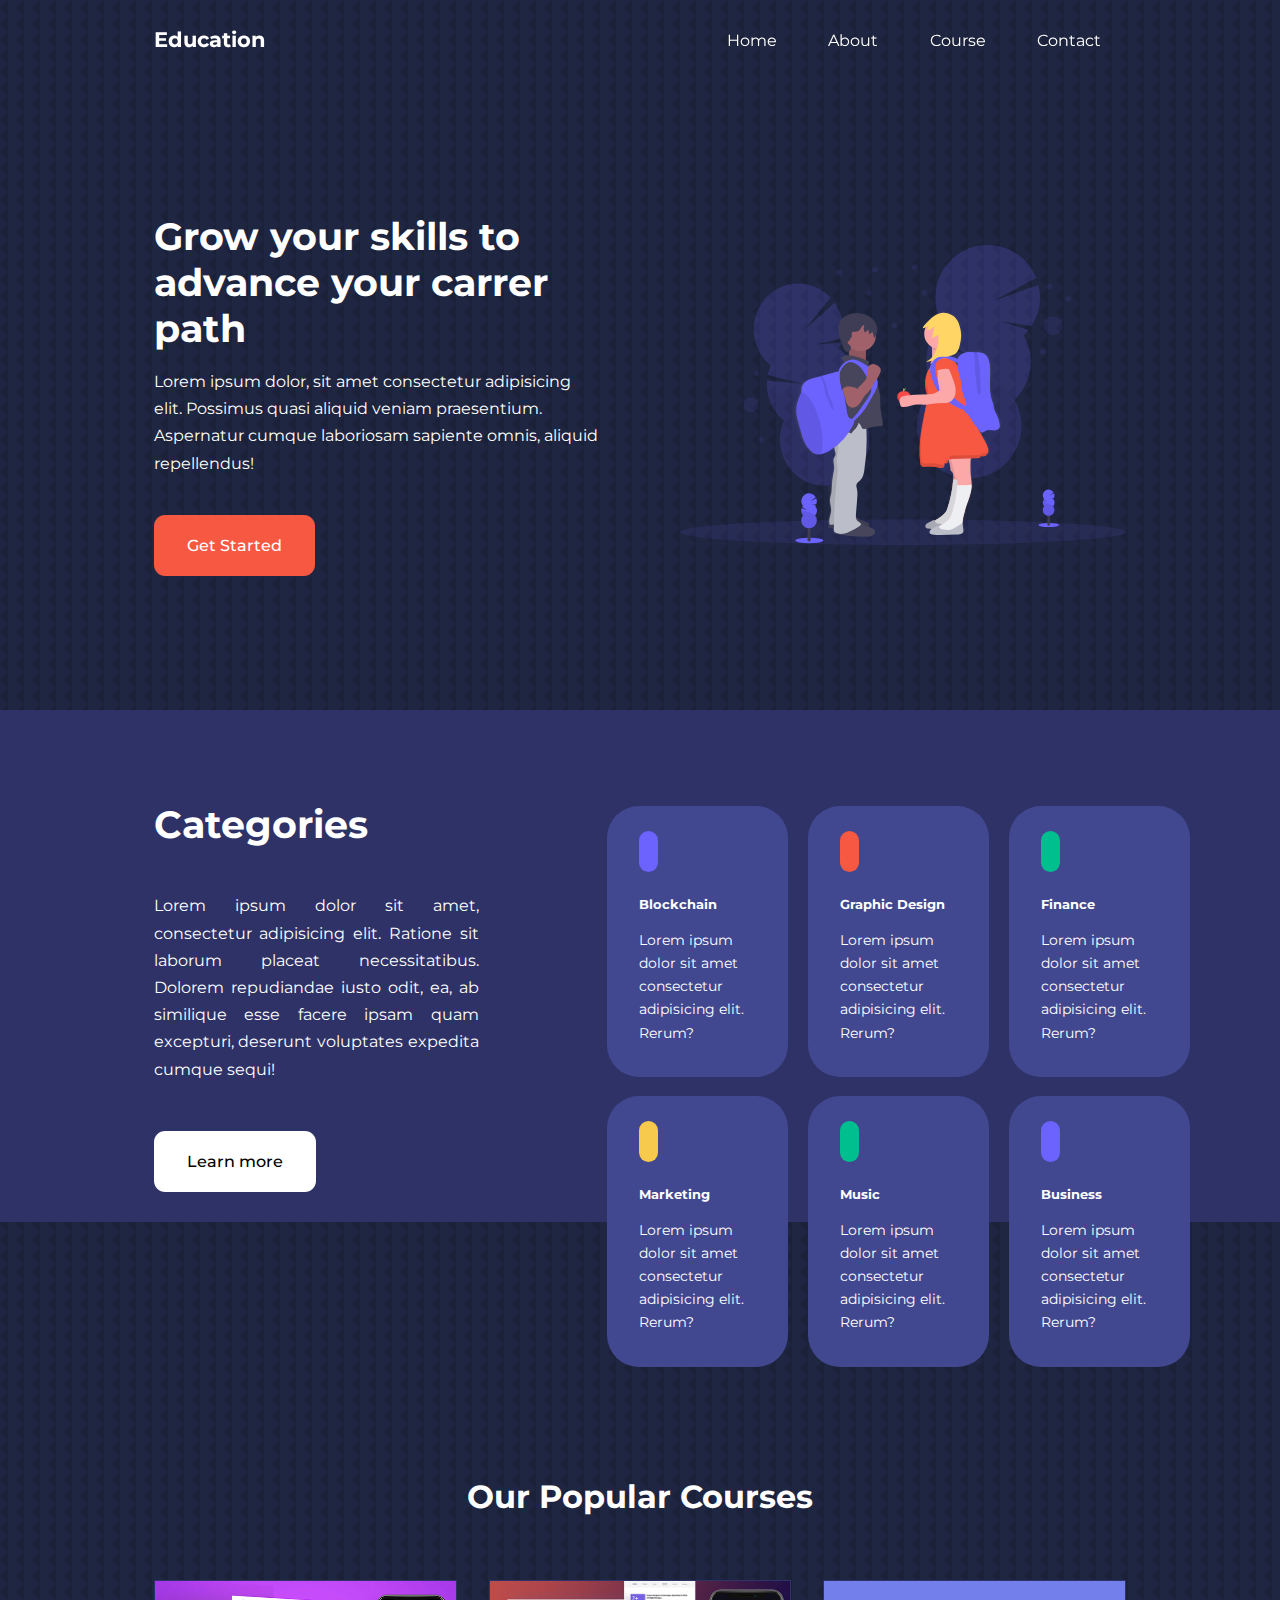
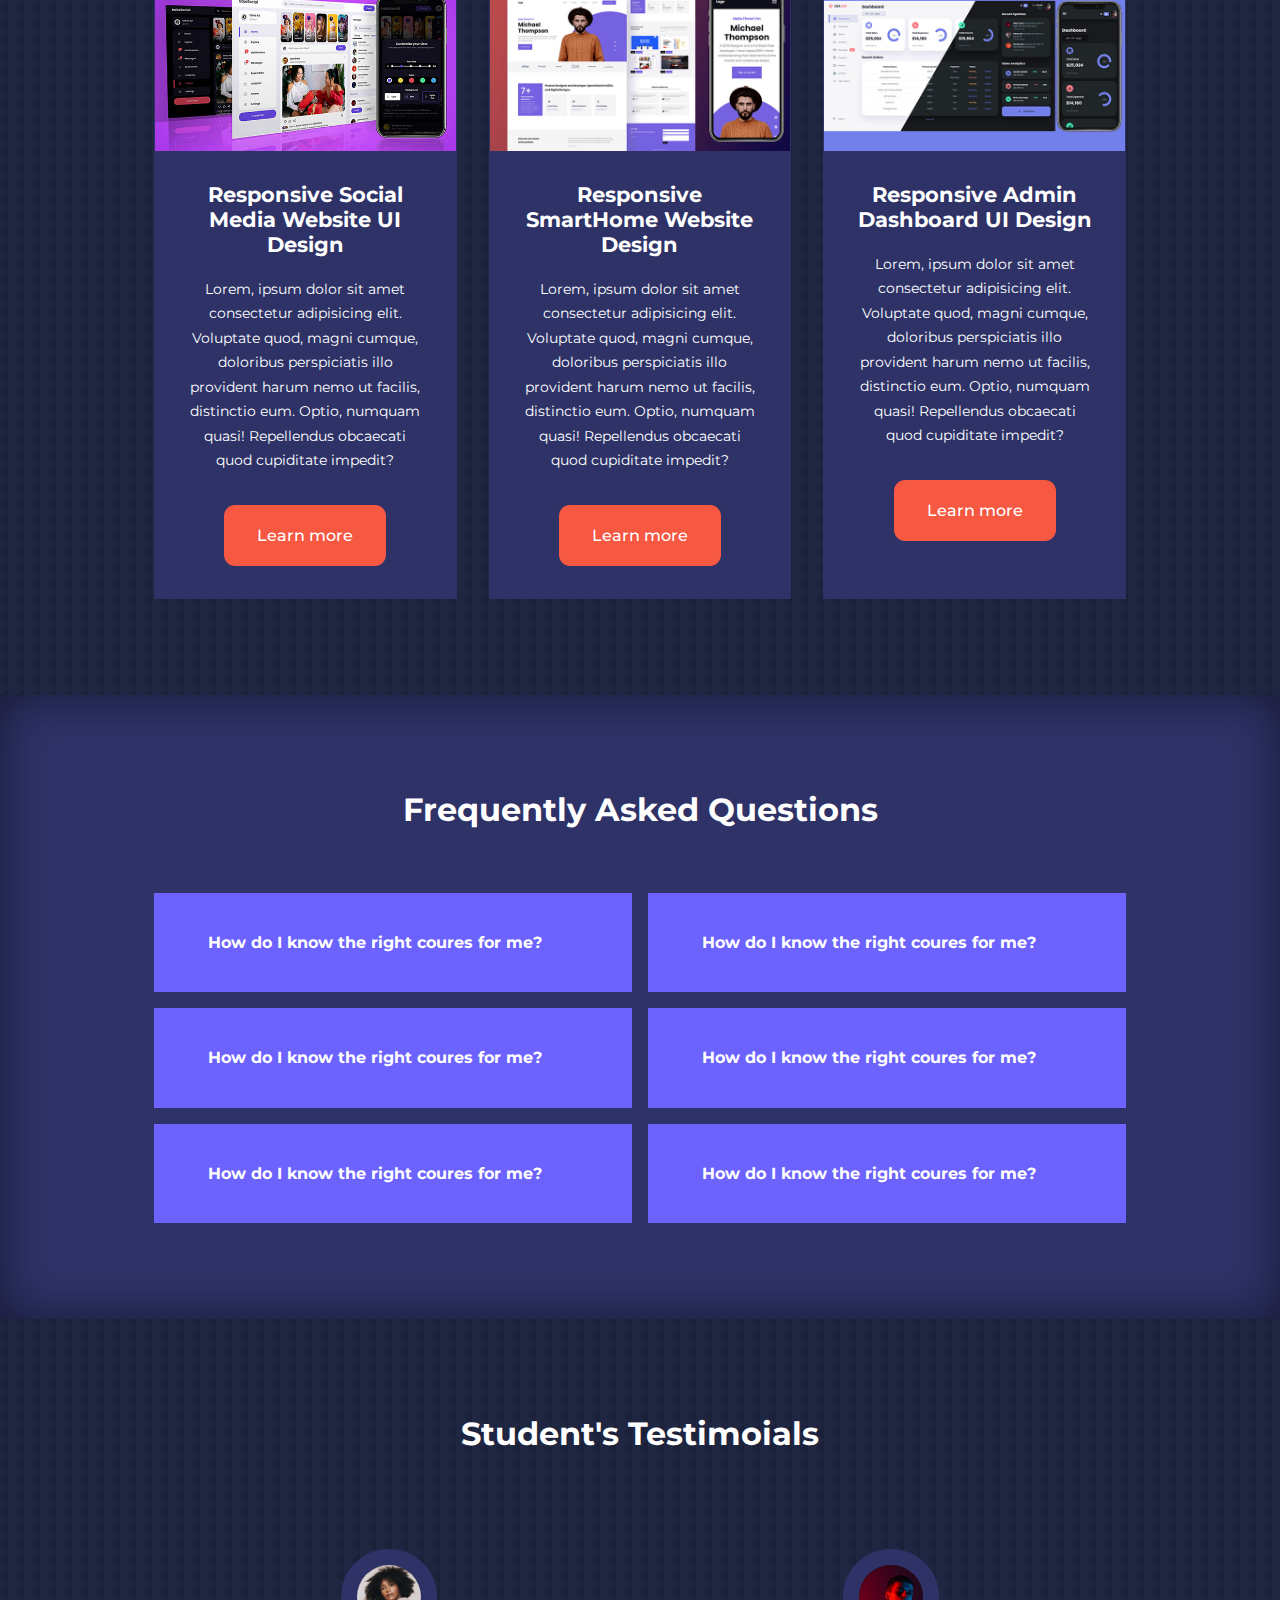
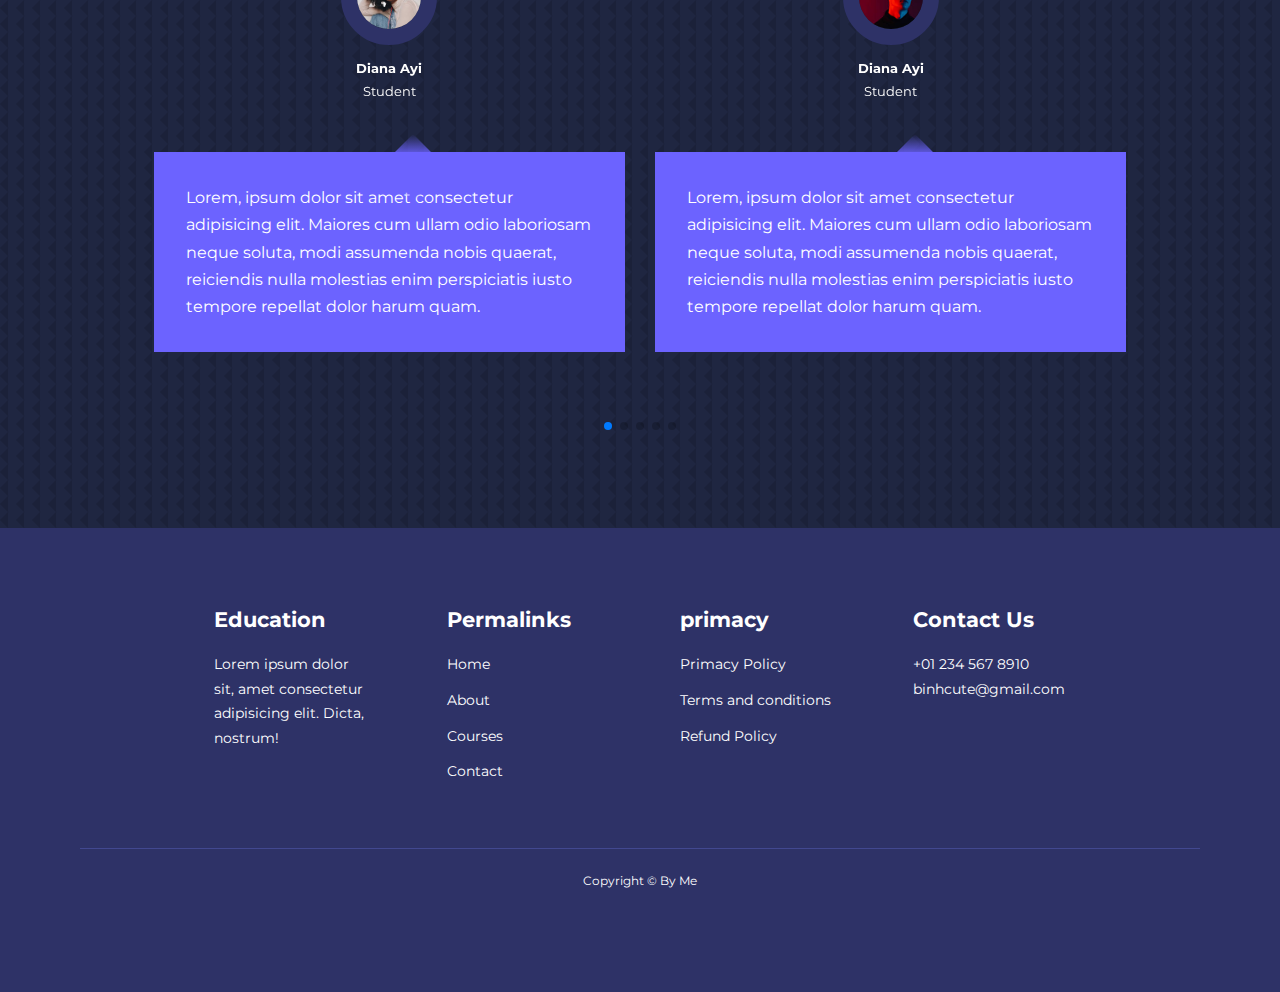
<file: index.html>
<!DOCTYPE html>
<html lang="en">

<head>
    <meta charset="UTF-8">
    <meta http-equiv="X-UA-Compatible" content="IE=edge">
    <meta name="viewport" content="width=device-width, initial-scale=1.0">
    <title>Education</title><!-- Responsive Multipage  -->
    <link rel="stylesheet" href="./css/style.css">
    <!-- Link swiperJS -->
    <link rel="stylesheet" href="https://cdn.jsdelivr.net/npm/swiper@8/swiper-bundle.min.css" />
    <!-- Link Fonts Montserrat -->
    <link rel="preconnect" href="https://fonts.googleapis.com">
    <link rel="preconnect" href="https://fonts.gstatic.com" crossorigin>
    <link
        href="https://fonts.googleapis.com/css2?family=Montserrat:ital,wght@0,300;0,400;0,500;0,700;0,800;0,900;1,600&display=swap"
        rel="stylesheet">

    <!-- Link Iconsount CDN -->
    <link rel="stylesheet" href="https://unicons.iconscout.com/release/v2.1.6/css/unicons.css" />

    <style>
        body {
            background-image: url("images/bg-texture.png");
        }
    </style>
</head>

<body>
    <nav>
        <div class="container nav__container">
            <a href="index.html">
                <h4>Education</h4>
            </a>
            <ul class="nav__menu">
                <li><a href="index.html">Home</a></li>
                <li><a href="about.html">About</a></li>
                <li><a href="courses.html">Course</a></li>
                <li><a href="contact.html">Contact</a></li>
            </ul>
            <button id="open-menu-btn"><i class="uil uil-bars"></i></button>
            <button id="close-menu-btn"><i class="uil uil-multiply"></i></button>
        </div>
    </nav>







    <header>
        <div class="container header__container">
            <div class="header__left">
                <h1>Grow your skills to advance your carrer path</h1>
                <p>
                    Lorem ipsum dolor, sit amet consectetur adipisicing elit. Possimus quasi aliquid veniam praesentium.
                    Aspernatur cumque laboriosam sapiente omnis, aliquid repellendus!
                </p>
                <a href="courses.html" class="btn btn-primary">Get Started</a>
            </div>

            <div class="header__right">
                <div class="header__right-img">
                    <img src="./images/header.svg">
                </div>
            </div>
        </div>
    </header>



    <section class="categories">
        <div class="container categories__container">
            <div class="categories__left">
                <h1>Categories</h1>
                <p>
                    Lorem ipsum dolor sit amet, consectetur adipisicing elit. Ratione sit laborum placeat
                    necessitatibus. Dolorem repudiandae iusto odit, ea, ab similique esse facere ipsam quam excepturi,
                    deserunt voluptates expedita cumque sequi!
                </p>
                <a href="#" class="btn">Learn more</a>
            </div>

            <div class="categories__right">
                <article class="category">
                    <span class="category__icon">
                        <i class="uil uil-bitcoin-circle"></i>
                    </span>
                    <h5>Blockchain</h5>
                    <p>Lorem ipsum dolor sit amet consectetur adipisicing elit. Rerum?</p>
                </article>

                <article class="category">
                    <span class="category__icon">
                        <i class="uil uil-palette"></i>
                    </span>
                    <h5>Graphic Design</h5>
                    <p>Lorem ipsum dolor sit amet consectetur adipisicing elit. Rerum?</p>
                </article>

                <article class="category">
                    <span class="category__icon">
                        <i class="uil uil-usd-circle"></i>
                    </span>
                    <h5>Finance</h5>
                    <p>Lorem ipsum dolor sit amet consectetur adipisicing elit. Rerum?</p>
                </article>

                <article class="category">
                    <span class="category__icon">
                        <i class="uil uil-megaphone"></i>
                    </span>
                    <h5>Marketing</h5>
                    <p>Lorem ipsum dolor sit amet consectetur adipisicing elit. Rerum?</p>
                </article>

                <article class="category">
                    <span class="category__icon">
                        <i class="uil uil-music"></i>
                    </span>
                    <h5>Music</h5>
                    <p>Lorem ipsum dolor sit amet consectetur adipisicing elit. Rerum?</p>
                </article>

                <article class="category">
                    <span class="category__icon">
                        <i class="uil uil-puzzle-piece"></i>
                    </span>
                    <h5>Business</h5>
                    <p>Lorem ipsum dolor sit amet consectetur adipisicing elit. Rerum?</p>
                </article>

            </div>
        </div>
    </section>





    <section class="courses">
        <h2>Our Popular Courses</h2>
        <div class="container courses__container">

            <article class="course">
                <div class="course__img">
                    <img src="./images/course1.jpg">
                </div>
                <div class="course__info">
                    <h4>Responsive Social Media Website UI Design</h4>
                    <p>
                        Lorem, ipsum dolor sit amet consectetur adipisicing elit. Voluptate quod, magni cumque,
                        doloribus perspiciatis illo provident harum nemo ut facilis, distinctio eum. Optio, numquam
                        quasi! Repellendus obcaecati quod cupiditate impedit?

                    </p>
                    <a href="courses.html" class="btn btn-primary">Learn more</a>
                </div>
            </article>

            <article class="course">
                <div class="course__img">
                    <img src="./images/course2.jpg">
                </div>
                <div class="course__info">
                    <h4>Responsive SmartHome Website Design</h4>
                    <p>
                        Lorem, ipsum dolor sit amet consectetur adipisicing elit. Voluptate quod, magni cumque,
                        doloribus perspiciatis illo provident harum nemo ut facilis, distinctio eum. Optio, numquam
                        quasi! Repellendus obcaecati quod cupiditate impedit?

                    </p>
                    <a href="courses.html" class="btn btn-primary">Learn more</a>
                </div>
            </article>


            <article class="course">
                <div class="course__img">
                    <img src="./images/course3.jpg">
                </div>
                <div class="course__info">
                    <h4>Responsive Admin Dashboard UI Design</h4>
                    <p>
                        Lorem, ipsum dolor sit amet consectetur adipisicing elit. Voluptate quod, magni cumque,
                        doloribus perspiciatis illo provident harum nemo ut facilis, distinctio eum. Optio, numquam
                        quasi! Repellendus obcaecati quod cupiditate impedit?

                    </p>
                    <a href="courses.html" class="btn btn-primary">Learn more</a>
                </div>
            </article>
        </div>
    </section>













    <section class="faqs">
        <h2>Frequently Asked Questions</h2>
        <div class="container faqs__container">

            <article class="faq">
                <div class="faq__icon">
                    <i class="uil uil-plus"></i>
                </div>
                <div class="faq__qanda">
                    <h4>How do I know the right coures for me?</h4>
                    <p>Lorem ipsum dolor, sit amet consectetur adipisicing elit. Magnam accusantium voluptate facilis
                        non
                        molestiae enim vero eos officia facere provident.s</p>
                </div>
            </article>

            <article class="faq">
                <div class="faq__icon">
                    <i class="uil uil-plus"></i>
                </div>
                <div class="faq__qanda">
                    <h4>How do I know the right coures for me?</h4>
                    <p>Lorem ipsum dolor, sit amet consectetur adipisicing elit. Magnam accusantium voluptate facilis
                        non
                        molestiae enim vero eos officia facere provident.s</p>
                </div>
            </article>

            <article class="faq">
                <div class="faq__icon">
                    <i class="uil uil-plus"></i>
                </div>
                <div class="faq__qanda">
                    <h4>How do I know the right coures for me?</h4>
                    <p>Lorem ipsum dolor, sit amet consectetur adipisicing elit. Magnam accusantium voluptate facilis
                        non
                        molestiae enim vero eos officia facere provident.s</p>
                </div>
            </article>


            <article class="faq">
                <div class="faq__icon">
                    <i class="uil uil-plus"></i>
                </div>
                <div class="faq__qanda">
                    <h4>How do I know the right coures for me?</h4>
                    <p>Lorem ipsum dolor, sit amet consectetur adipisicing elit. Magnam accusantium voluptate facilis
                        non
                        molestiae enim vero eos officia facere provident.s</p>
                </div>
            </article>


            <article class="faq">
                <div class="faq__icon">
                    <i class="uil uil-plus"></i>
                </div>
                <div class="faq__qanda">
                    <h4>How do I know the right coures for me?</h4>
                    <p>Lorem ipsum dolor, sit amet consectetur adipisicing elit. Magnam accusantium voluptate facilis
                        non
                        molestiae enim vero eos officia facere provident.s</p>
                </div>
            </article>


            <article class="faq">
                <div class="faq__icon">
                    <i class="uil uil-plus"></i>
                </div>
                <div class="faq__qanda">
                    <h4>How do I know the right coures for me?</h4>
                    <p>Lorem ipsum dolor, sit amet consectetur adipisicing elit. Magnam accusantium voluptate facilis
                        non
                        molestiae enim vero eos officia facere provident.s</p>
                </div>
            </article>
        </div>
    </section>



    <section class="container testimoials__container mySwiper">
        <h2>Student's Testimoials</h2>
        <div class="swiper-wrapper">
            <article class="testimoial swiper-slide">
                <div>
                    <img src="./images/avatar1.jpg" alt="">
                </div>
                <div class="testimoial__info">
                    <h5>Diana Ayi</h5>
                    <small>Student</small>
                </div>
                <div class="testimoial__body">
                    <p>Lorem, ipsum dolor sit amet consectetur adipisicing elit. Maiores cum ullam odio laboriosam neque
                        soluta, modi assumenda nobis quaerat, reiciendis nulla molestias enim perspiciatis iusto tempore
                        repellat dolor harum quam.
                    </p>
                </div>
            </article>
            <article class="testimoial swiper-slide">
                <div>
                    <img src="./images/avatar2.jpg" alt="">
                </div>
                <div class="testimoial__info">
                    <h5>Diana Ayi</h5>
                    <small>Student</small>
                </div>
                <div class="testimoial__body">
                    <p>Lorem, ipsum dolor sit amet consectetur adipisicing elit. Maiores cum ullam odio laboriosam neque
                        soluta, modi assumenda nobis quaerat, reiciendis nulla molestias enim perspiciatis iusto tempore
                        repellat dolor harum quam.
                    </p>
                </div>
            </article>
            <article class="testimoial swiper-slide">
                <div>
                    <img src="./images/avatar3.jpg" alt="">
                </div>
                <div class="testimoial__info">
                    <h5>Diana Ayi</h5>
                    <small>Student</small>
                </div>
                <div class="testimoial__body">
                    <p>Lorem, ipsum dolor sit amet consectetur adipisicing elit. Maiores cum ullam odio laboriosam neque
                        soluta, modi assumenda nobis quaerat, reiciendis nulla molestias enim perspiciatis iusto tempore
                        repellat dolor harum quam.
                    </p>
                </div>
            </article>
            <article class="testimoial swiper-slide">
                <div>
                    <img src="./images/avatar4.jpg" alt="">
                </div>
                <div class="testimoial__info">
                    <h5>Diana Ayi</h5>
                    <small>Student</small>
                </div>
                <div class="testimoial__body">
                    <p>Lorem, ipsum dolor sit amet consectetur adipisicing elit. Maiores cum ullam odio laboriosam neque
                        soluta, modi assumenda nobis quaerat, reiciendis nulla molestias enim perspiciatis iusto tempore
                        repellat dolor harum quam.
                    </p>
                </div>
            </article>
            <article class="testimoial swiper-slide">
                <div>
                    <img src="./images/avatar5.jpg" alt="">
                </div>
                <div class="testimoial__info">
                    <h5>Diana Ayi</h5>
                    <small>Student</small>
                </div>
                <div class="testimoial__body">
                    <p>Lorem, ipsum dolor sit amet consectetur adipisicing elit. Maiores cum ullam odio laboriosam neque
                        soluta, modi assumenda nobis quaerat, reiciendis nulla molestias enim perspiciatis iusto tempore
                        repellat dolor harum quam.
                    </p>
                </div>
            </article>
        </div>
        <div class="swiper-pagination"></div>
    </section>













    <footer class="footer">
        <div class="container footer__container">
            <div class="footer__1">
                <a href="index.html" class="footer__logo">
                    <h4>Education</h4>
                </a>
                <p>
                    Lorem ipsum dolor sit, amet consectetur adipisicing elit. Dicta, nostrum!
                </p>
            </div>

            <div class="footer__2">
                <h4>Permalinks</h4>
                <ul class="permalinks">
                    <li><a href="index.html">Home</a></li>
                    <li><a href="about.html">About</a></li>
                    <li><a href="courses.html">Courses</a></li>
                    <li><a href="contact.html">Contact</a></li>
                </ul>
            </div>

            <div class="footer__3">
                <h4>primacy</h4>
                <ul class="primacy">
                    <li><a href="#">Primacy Policy</a></li>
                    <li><a href="#">Terms and conditions</a></li>
                    <li><a href="#">Refund Policy</a></li>
                </ul>
            </div>

            <div class="footer__4">
                <h4>Contact Us</h4>
                <div>
                    <p>+01 234 567 8910</p>
                    <p>binhcute@gmail.com</p>
                </div>

                <ul class="footer__socials">
                    <li><a href="#" class="uil uil-facebook-f"></a></li>
                    <li><a href="#" class="uil uil-instagram-alt"></a></li>
                    <li><a href="#" class="uil uil-twitter"></a></li>
                    <li><a href="#" class="uil uil-linkedin-alt"></a></li>
                </ul>
            </div>
        </div>

        <div class="footer__copyright">
            <small>Copyright &copy; By Me</small>
        </div>
    </footer>








    <script src="https://cdn.jsdelivr.net/npm/swiper@8/swiper-bundle.min.js"></script>
    <script src="main.js"></script>

    <!-- Initialize Swiper -->
    <script>
        var swiper = new Swiper(".mySwiper", {
            slidesPerView: 1,
            spaceBetween: 30,
            loop: true,
            loopFillGroupWithBlank: true,
            autoplay: {
                delay: 2500,
                disableOnInteraction: false,
            },
            pagination: {
                el: ".swiper-pagination",
                clickable: true,
            },
            // when window width is >= 600px
            breakpoints: {
                600: {
                    slidesPerView: 2,
                }
            }
        });
    </script>
</body>

</html>
</file>
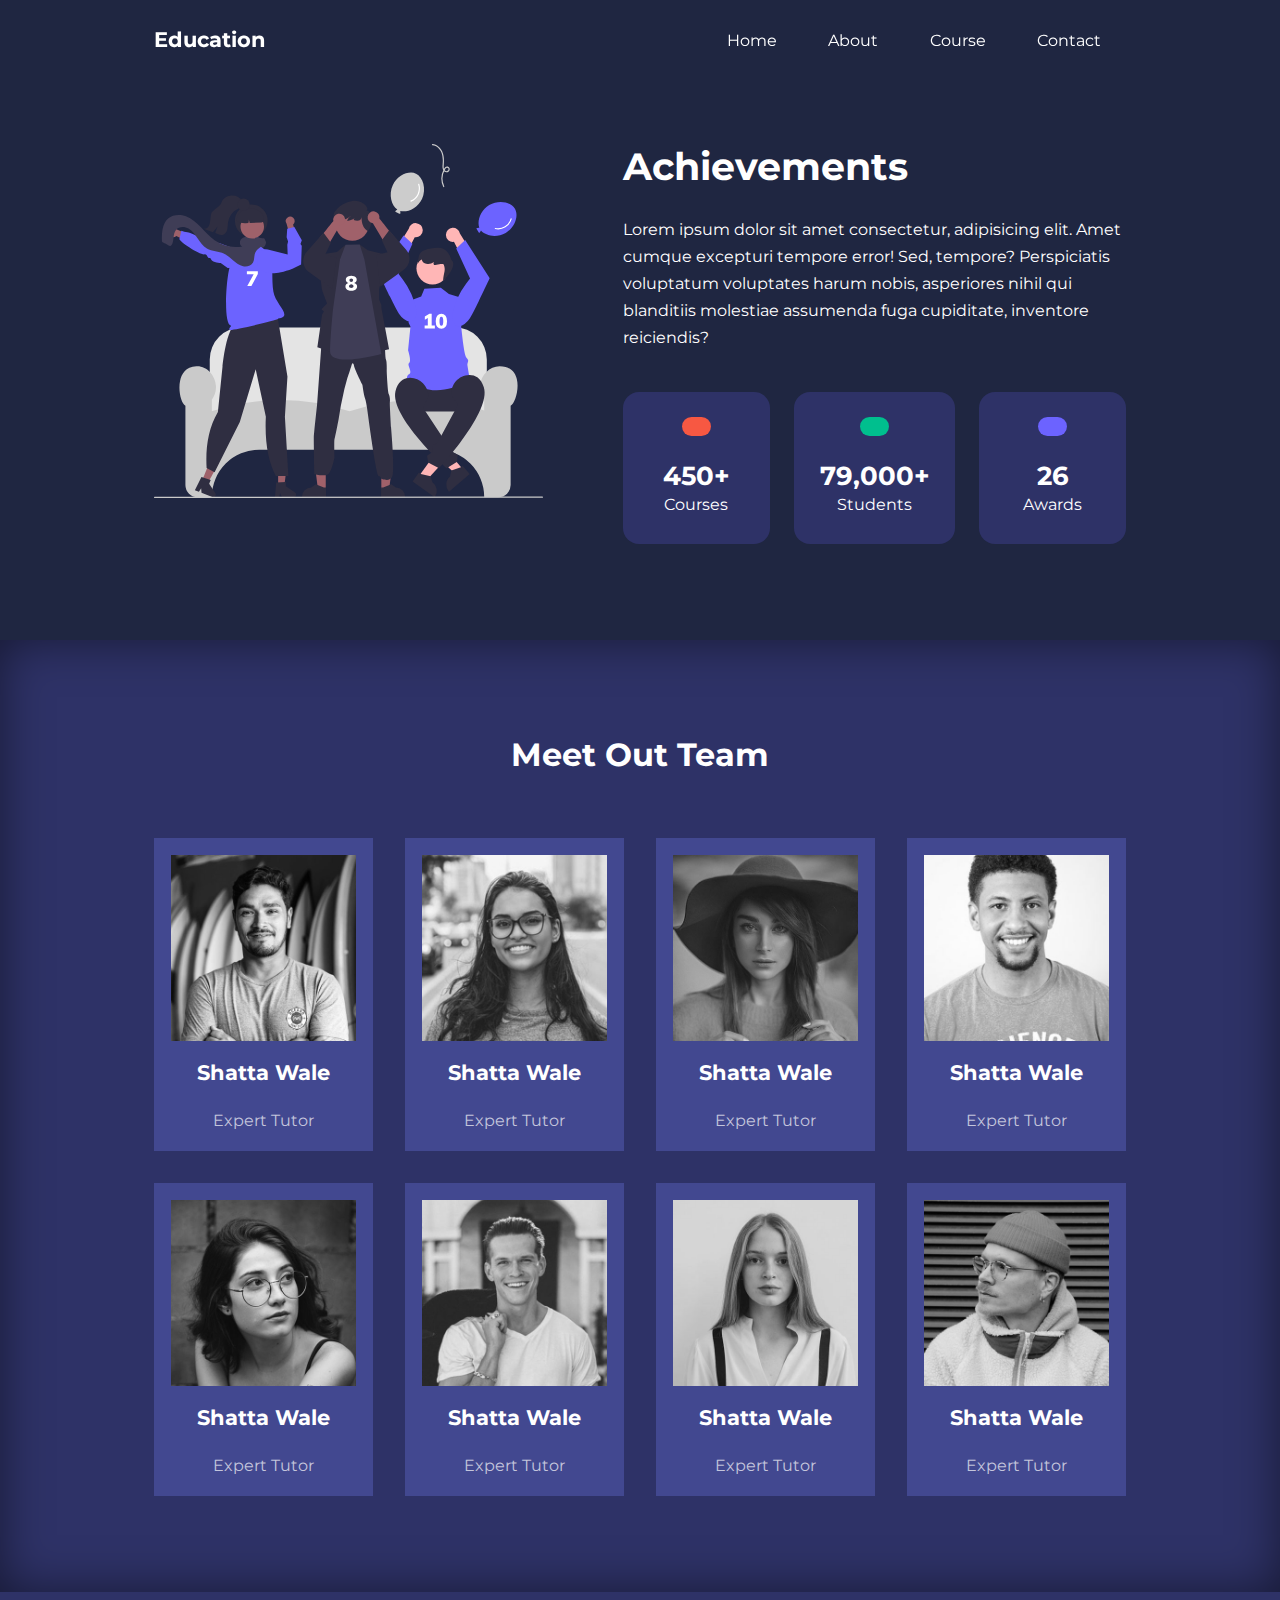
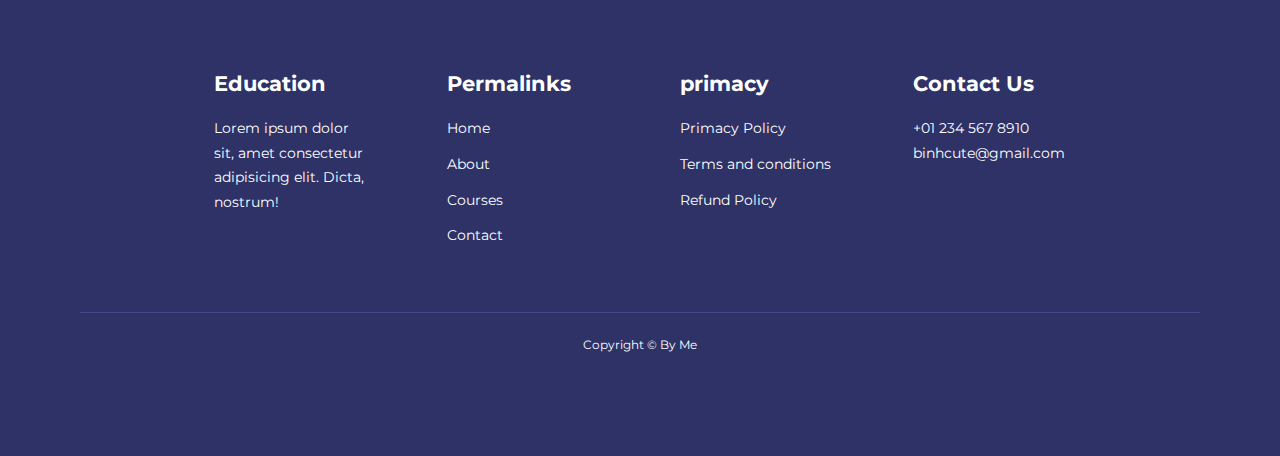
<file: about.html>
<!DOCTYPE html>
<html lang="en">

<head>
    <meta charset="UTF-8">
    <meta http-equiv="X-UA-Compatible" content="IE=edge">
    <meta name="viewport" content="width=device-width, initial-scale=1.0">
    <title>About</title><!-- Responsive Multipage  -->

    <!-- Link Fonts Montserrat -->
    <link rel="preconnect" href="https://fonts.googleapis.com">
    <link rel="preconnect" href="https://fonts.gstatic.com" crossorigin>
    <link
        href="https://fonts.googleapis.com/css2?family=Montserrat:ital,wght@0,300;0,400;0,500;0,700;0,800;0,900;1,600&display=swap"
        rel="stylesheet">

    <!-- Link Iconsount CDN -->
    <link rel="stylesheet" href="https://unicons.iconscout.com/release/v2.1.6/css/unicons.css" />

    <link rel="stylesheet" href="./css/style.css">
    <link rel="stylesheet" href="./css/about.css">
</head>

<body>
    <nav>
        <div class="container nav__container">
            <a href="index.html">
                <h4>Education</h4>
            </a>
            <ul class="nav__menu">
                <li><a href="index.html">Home</a></li>
                <li><a href="about.html">About</a></li>
                <li><a href="courses.html">Course</a></li>
                <li><a href="contact.html">Contact</a></li>
            </ul>
            <button id="open-menu-btn"><i class="uil uil-bars"></i></button>
            <button id="close-menu-btn"><i class="uil uil-multiply"></i></button>
        </div>
    </nav>


    <section class="about__achievements">
        <div class="container about__achievements_container">
            <div class="about__achievement-left">
                <img src="./images/about achievements.svg">
            </div>
            <div class="about__achievement-right">
                <h1>Achievements</h1>
                <p>Lorem ipsum dolor sit amet consectetur, adipisicing elit. Amet cumque excepturi tempore error! Sed,
                    tempore? Perspiciatis voluptatum voluptates harum nobis, asperiores nihil qui blanditiis molestiae
                    assumenda fuga cupiditate, inventore reiciendis?
                </p>

                <div class="achievement__cards">
                    <article class="achievement__item">
                        <div class="achievement__icon">
                            <i class="uil uil-video"></i>
                        </div>

                        <h3>450+</h3>
                        <p>Courses</p>
                    </article>
                    <article class="achievement__item">
                        <div class="achievement__icon">
                            <i class="uil uil-users-alt"></i>
                        </div>

                        <h3>79,000+</h3>
                        <p>Students</p>
                    </article>
                    <article class="achievement__item">
                        <div class="achievement__icon">
                            <i class="uil uil-trophy"></i>
                        </div>

                        <h3>26</h3>
                        <p>Awards</p>
                    </article>
                </div>

            </div>
        </div>
    </section>



    <section class="team">
        <h2>Meet Out Team</h2>
        <div class="container team__container">
            <article class="team__member">
                <div class="team_member-img">
                    <img src="./images/tm1.jpg">
                </div>
                <div class="team__member-info">
                    <h4>Shatta Wale</h4>
                    <p>Expert Tutor</p>
                </div>

                <div class="team__member-socials">
                    <a href="#" target="_blank">
                        <i class="uil uil-instagram"></i>
                    </a>
                    <a href="#" target="_blank">
                        <i class="uil uil-twitter-alt"></i>
                    </a>
                    <a href="#" target="_blank">
                        <i class="uil uil-linkedin-alt"></i>
                    </a>
                </div>
            </article>

            <article class="team__member">
                <div class="team_member-img">
                    <img src="./images/tm2.jpg">
                </div>
                <div class="team__member-info">
                    <h4>Shatta Wale</h4>
                    <p>Expert Tutor</p>
                </div>

                <div class="team__member-socials">
                    <a href="#" target="_blank">
                        <i class="uil uil-instagram"></i>
                    </a>
                    <a href="#" target="_blank">
                        <i class="uil uil-twitter-alt"></i>
                    </a>
                    <a href="#" target="_blank">
                        <i class="uil uil-linkedin-alt"></i>
                    </a>
                </div>
            </article>

            <article class="team__member">
                <div class="team_member-img">
                    <img src="./images/tm3.jpg">
                </div>
                <div class="team__member-info">
                    <h4>Shatta Wale</h4>
                    <p>Expert Tutor</p>
                </div>

                <div class="team__member-socials">
                    <a href="#" target="_blank">
                        <i class="uil uil-instagram"></i>
                    </a>
                    <a href="#" target="_blank">
                        <i class="uil uil-twitter-alt"></i>
                    </a>
                    <a href="#" target="_blank">
                        <i class="uil uil-linkedin-alt"></i>
                    </a>
                </div>
            </article>

            <article class="team__member">
                <div class="team_member-img">
                    <img src="./images/tm4.jpg">
                </div>
                <div class="team__member-info">
                    <h4>Shatta Wale</h4>
                    <p>Expert Tutor</p>
                </div>

                <div class="team__member-socials">
                    <a href="#" target="_blank">
                        <i class="uil uil-instagram"></i>
                    </a>
                    <a href="#" target="_blank">
                        <i class="uil uil-twitter-alt"></i>
                    </a>
                    <a href="#" target="_blank">
                        <i class="uil uil-linkedin-alt"></i>
                    </a>
                </div>
            </article>

            <article class="team__member">
                <div class="team_member-img">
                    <img src="./images/tm5.jpg">
                </div>
                <div class="team__member-info">
                    <h4>Shatta Wale</h4>
                    <p>Expert Tutor</p>
                </div>

                <div class="team__member-socials">
                    <a href="#" target="_blank">
                        <i class="uil uil-instagram"></i>
                    </a>
                    <a href="#" target="_blank">
                        <i class="uil uil-twitter-alt"></i>
                    </a>
                    <a href="#" target="_blank">
                        <i class="uil uil-linkedin-alt"></i>
                    </a>
                </div>
            </article>

            <article class="team__member">
                <div class="team_member-img">
                    <img src="./images/tm6.jpg">
                </div>
                <div class="team__member-info">
                    <h4>Shatta Wale</h4>
                    <p>Expert Tutor</p>
                </div>

                <div class="team__member-socials">
                    <a href="#" target="_blank">
                        <i class="uil uil-instagram"></i>
                    </a>
                    <a href="#" target="_blank">
                        <i class="uil uil-twitter-alt"></i>
                    </a>
                    <a href="#" target="_blank">
                        <i class="uil uil-linkedin-alt"></i>
                    </a>
                </div>
            </article>

            <article class="team__member">
                <div class="team_member-img">
                    <img src="./images/tm7.jpg">
                </div>
                <div class="team__member-info">
                    <h4>Shatta Wale</h4>
                    <p>Expert Tutor</p>
                </div>

                <div class="team__member-socials">
                    <a href="#" target="_blank">
                        <i class="uil uil-instagram"></i>
                    </a>
                    <a href="#" target="_blank">
                        <i class="uil uil-twitter-alt"></i>
                    </a>
                    <a href="#" target="_blank">
                        <i class="uil uil-linkedin-alt"></i>
                    </a>
                </div>
            </article>

            <article class="team__member">
                <div class="team_member-img">
                    <img src="./images/tm8.jpg">
                </div>
                <div class="team__member-info">
                    <h4>Shatta Wale</h4>
                    <p>Expert Tutor</p>
                </div>

                <div class="team__member-socials">
                    <a href="#" target="_blank">
                        <i class="uil uil-instagram"></i>
                    </a>
                    <a href="#" target="_blank">
                        <i class="uil uil-twitter-alt"></i>
                    </a>
                    <a href="#" target="_blank">
                        <i class="uil uil-linkedin-alt"></i>
                    </a>
                </div>
            </article>

        </div>
    </section>


















    <footer class="footer">
        <div class="container footer__container">
            <div class="footer__1">
                <a href="index.html" class="footer__logo">
                    <h4>Education</h4>
                </a>
                <p>
                    Lorem ipsum dolor sit, amet consectetur adipisicing elit. Dicta, nostrum!
                </p>
            </div>

            <div class="footer__2">
                <h4>Permalinks</h4>
                <ul class="permalinks">
                    <li><a href="index.html">Home</a></li>
                    <li><a href="about.html">About</a></li>
                    <li><a href="courses.html">Courses</a></li>
                    <li><a href="contact.html">Contact</a></li>
                </ul>
            </div>

            <div class="footer__3">
                <h4>primacy</h4>
                <ul class="primacy">
                    <li><a href="#">Primacy Policy</a></li>
                    <li><a href="#">Terms and conditions</a></li>
                    <li><a href="#">Refund Policy</a></li>
                </ul>
            </div>

            <div class="footer__4">
                <h4>Contact Us</h4>
                <div>
                    <p>+01 234 567 8910</p>
                    <p>binhcute@gmail.com</p>
                </div>

                <ul class="footer__socials">
                    <li><a href="#" class="uil uil-facebook-f"></a></li>
                    <li><a href="#" class="uil uil-instagram-alt"></a></li>
                    <li><a href="#" class="uil uil-twitter"></a></li>
                    <li><a href="#" class="uil uil-linkedin-alt"></a></li>
                </ul>
            </div>
        </div>

        <div class="footer__copyright">
            <small>Copyright &copy; By Me</small>
        </div>
    </footer>



    <script src="main.js"></script>
</body>

</html>
</file>
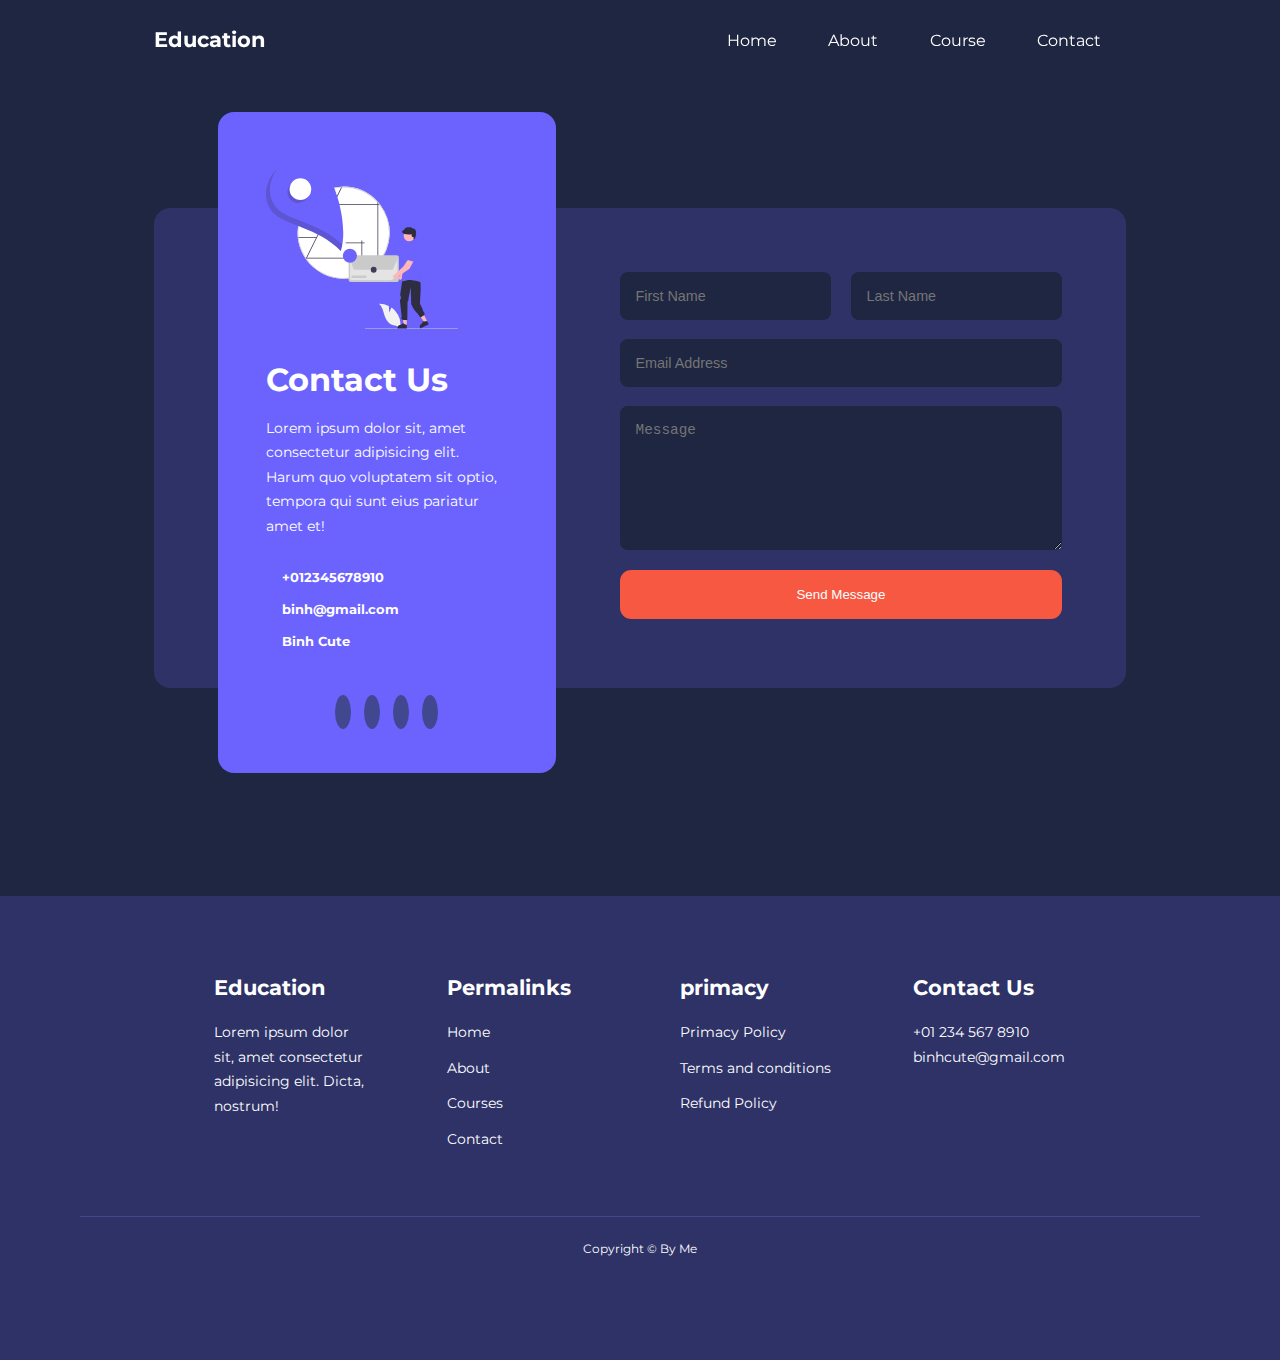
<file: contact.html>
<!DOCTYPE html>
<html lang="en">

<head>
    <meta charset="UTF-8">
    <meta http-equiv="X-UA-Compatible" content="IE=edge">
    <meta name="viewport" content="width=device-width, initial-scale=1.0">
    <title>Contact</title><!-- Responsive Multipage  -->

    <!-- Link Fonts Montserrat -->
    <link rel="preconnect" href="https://fonts.googleapis.com">
    <link rel="preconnect" href="https://fonts.gstatic.com" crossorigin>
    <link
        href="https://fonts.googleapis.com/css2?family=Montserrat:ital,wght@0,300;0,400;0,500;0,700;0,800;0,900;1,600&display=swap"
        rel="stylesheet">

    <!-- Link Iconsount CDN -->
    <link rel="stylesheet" href="https://unicons.iconscout.com/release/v2.1.6/css/unicons.css" />

    <link rel="stylesheet" href="./css/style.css">
    <link rel="stylesheet" href="./css/contact.css">
    <link rel="stylesheet" href="./images/bg-texture.png">
</head>

<body>
    <nav>
        <div class="container nav__container">
            <a href="index.html">
                <h4>Education</h4>
            </a>
            <ul class="nav__menu">
                <li><a href="index.html">Home</a></li>
                <li><a href="about.html">About</a></li>
                <li><a href="courses.html">Course</a></li>
                <li><a href="contact.html">Contact</a></li>
            </ul>
            <button id="open-menu-btn"><i class="uil uil-bars"></i></button>
            <button id="close-menu-btn"><i class="uil uil-multiply"></i></button>
        </div>
    </nav>



    <section class="contact">
        <div class="container contact__container">
            <aside class="contact__aside">
                <div class="aside__img">
                    <img src="./images/contact.svg" alt="">
                </div>
                <h2>Contact Us</h2>
                <p>Lorem ipsum dolor sit, amet consectetur adipisicing elit. Harum quo voluptatem sit optio, tempora qui
                    sunt eius pariatur amet et!
                </p>
                <ul class="contact__details">
                    <li>
                        <i class="uil uil-phone-times"></i>
                        <h5>+012345678910</h5>

                    </li>
                    <li>
                        <i class="uil uil-envelope"></i>
                        <h5>binh@gmail.com</h5>

                        <h5></h5>
                    </li>
                    <li>
                        <i class="uil uil-location-point"></i>
                        <h5>Binh Cute</h5>

                    </li>
                </ul>

                <ul class="contact__socials">
                    <li><a href=""><i class="uil uil-facebook-f"></i></a></li>
                    <li><a href=""><i class="uil uil-instagram"></i></a></li>
                    <li><a href=""><i class="uil uil-twitter"></i></a></li>
                    <li><a href=""><i class="uil uil-linkedin-alt"></i></a></li>
                </ul>
            </aside>



            <form action="https://formsubmit.co/50aa2e0a6a8254150f424c63f6c7ff5a" method="POST" class="form__contact">
                <div class="form__info">
                    <input type="text" name="first" placeholder="First Name" required>
                    <input type="text" name="last" placeholder="Last Name" required>
                </div>
                <input type="email" name="email" plaxeholder="Email Address" placeholder="Email Address" required>
                <textarea name="message" placeholder="Message" rows="7" required></textarea>
                <button type="submit" class="btn btn-primary">Send Message</button>


            </form>
        </div>
    </section>
























    <footer class="footer">
        <div class="container footer__container">
            <div class="footer__1">
                <a href="index.html" class="footer__logo">
                    <h4>Education</h4>
                </a>
                <p>
                    Lorem ipsum dolor sit, amet consectetur adipisicing elit. Dicta, nostrum!
                </p>
            </div>

            <div class="footer__2">
                <h4>Permalinks</h4>
                <ul class="permalinks">
                    <li><a href="index.html">Home</a></li>
                    <li><a href="about.html">About</a></li>
                    <li><a href="courses.html">Courses</a></li>
                    <li><a href="contact.html">Contact</a></li>
                </ul>
            </div>

            <div class="footer__3">
                <h4>primacy</h4>
                <ul class="primacy">
                    <li><a href="#">Primacy Policy</a></li>
                    <li><a href="#">Terms and conditions</a></li>
                    <li><a href="#">Refund Policy</a></li>
                </ul>
            </div>

            <div class="footer__4">
                <h4>Contact Us</h4>
                <div>
                    <p>+01 234 567 8910</p>
                    <p>binhcute@gmail.com</p>
                </div>

                <ul class="footer__socials">
                    <li><a href="#" class="uil uil-facebook-f"></a></li>
                    <li><a href="#" class="uil uil-instagram-alt"></a></li>
                    <li><a href="#" class="uil uil-twitter"></a></li>
                    <li><a href="#" class="uil uil-linkedin-alt"></a></li>
                </ul>
            </div>
        </div>

        <div class="footer__copyright">
            <small>Copyright &copy; By Me</small>
        </div>
    </footer>



    <script src="main.js"></script>
</body>

</html>
</file>
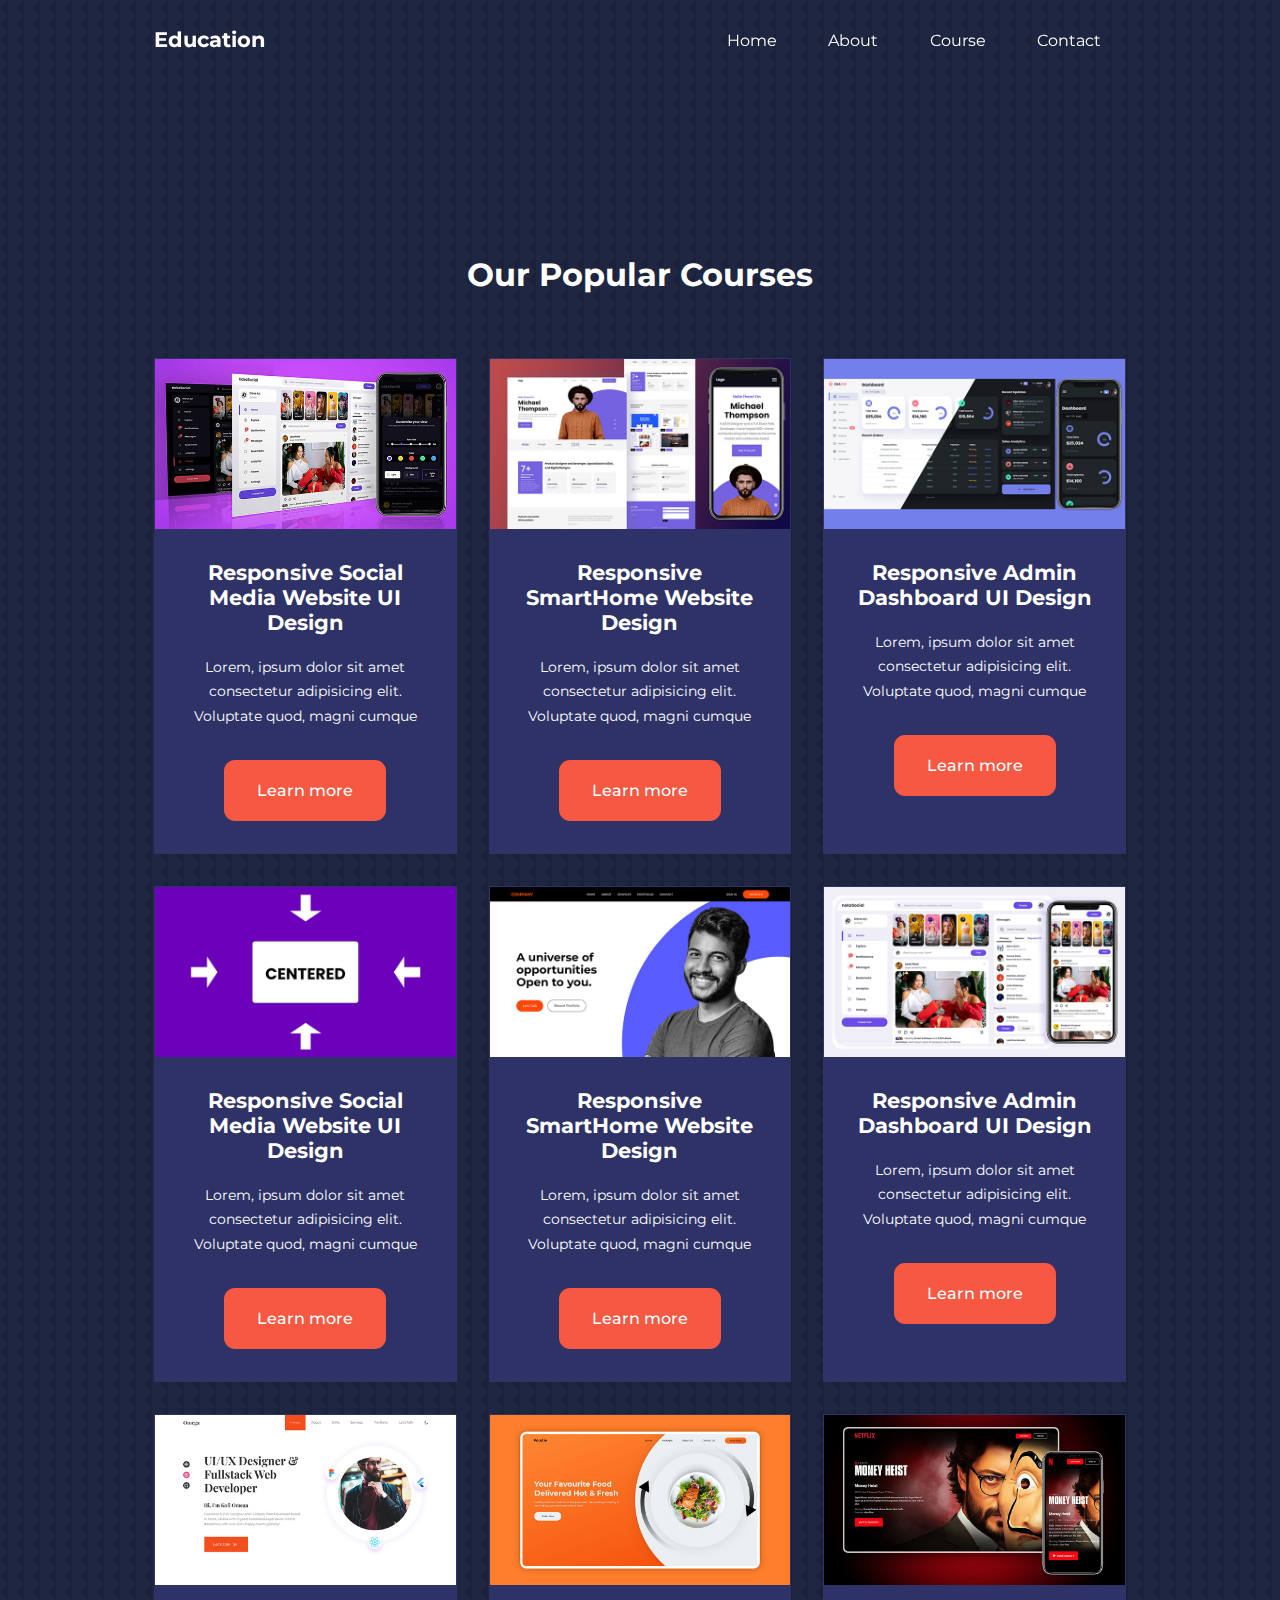
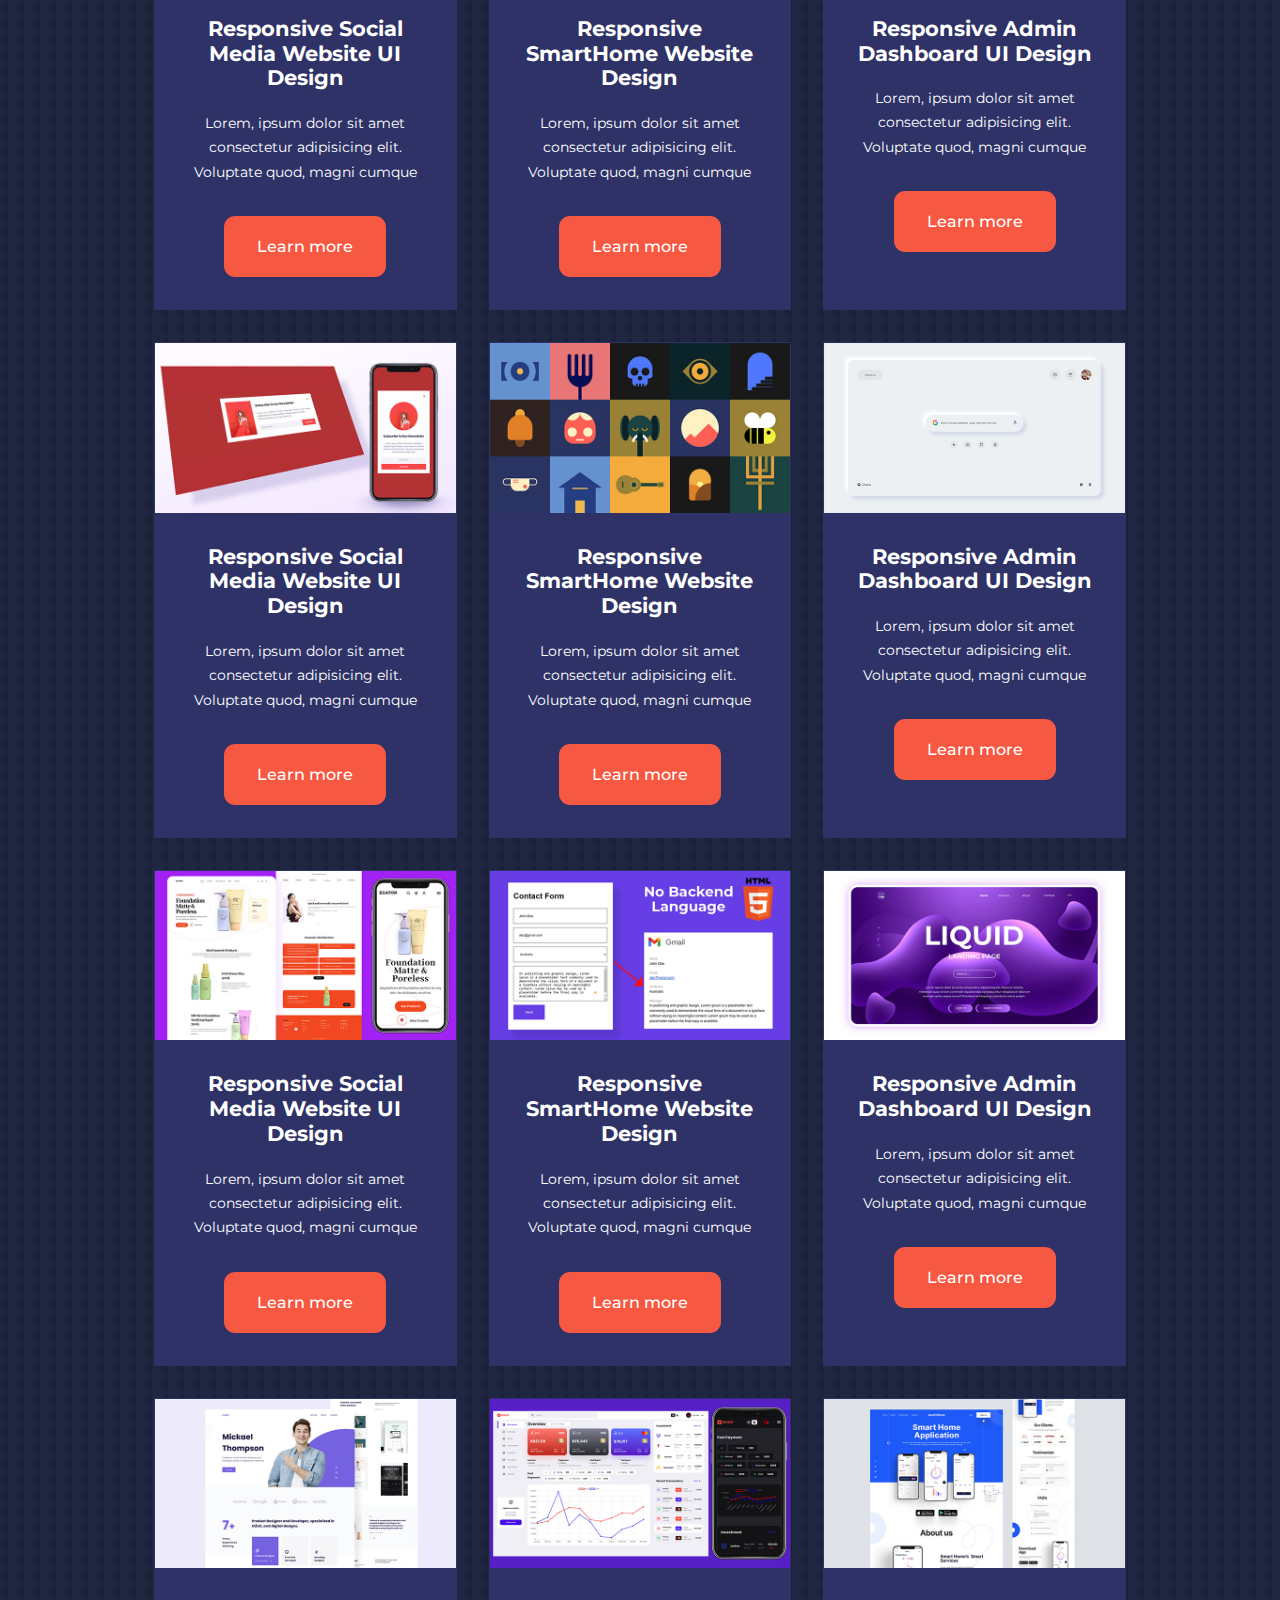
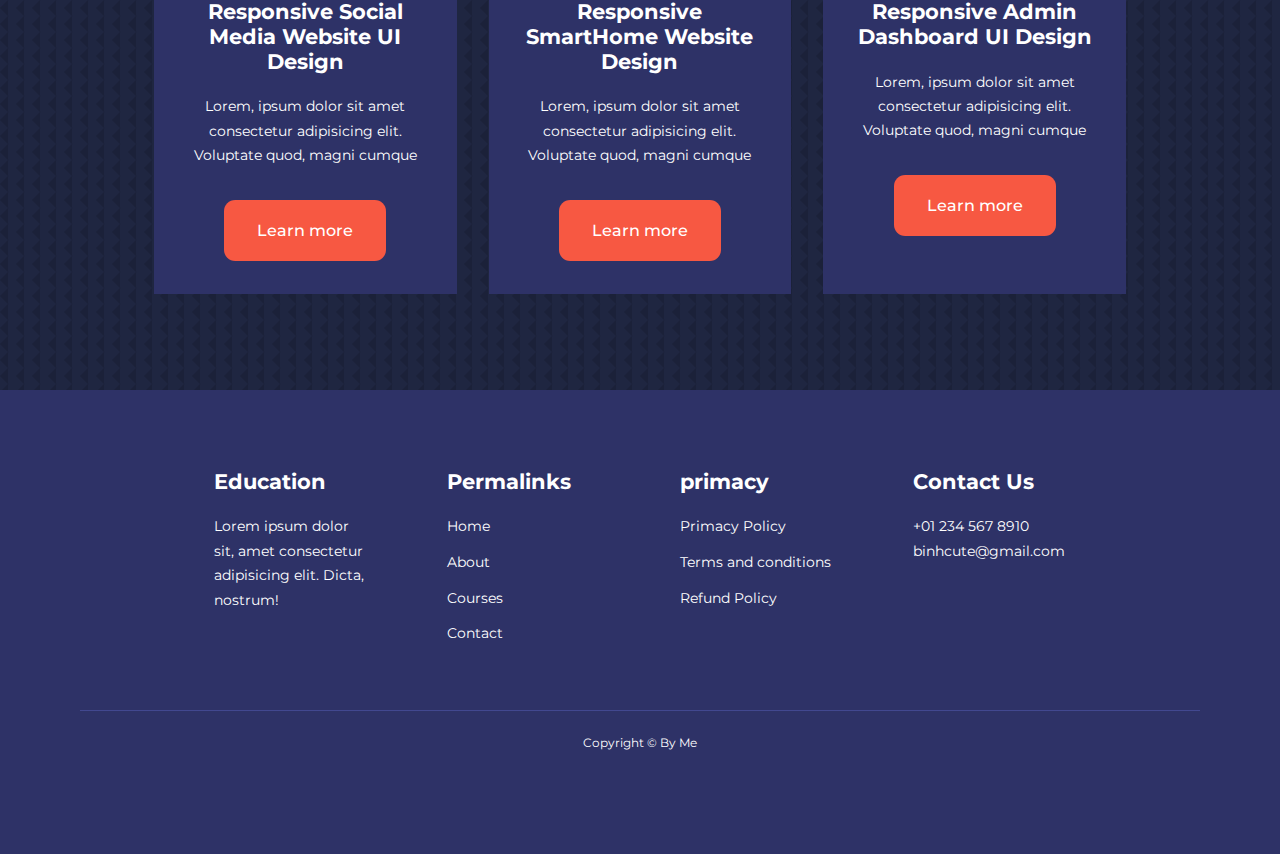
<file: courses.html>
<!DOCTYPE html>
<html lang="en">

<head>
    <meta charset="UTF-8">
    <meta http-equiv="X-UA-Compatible" content="IE=edge">
    <meta name="viewport" content="width=device-width, initial-scale=1.0">
    <title>Education</title><!-- Responsive Multipage  -->
    <link rel="stylesheet" href="./css/style.css">
    <!-- Link swiperJS -->
    <link rel="stylesheet" href="https://cdn.jsdelivr.net/npm/swiper@8/swiper-bundle.min.css" />
    <!-- Link Fonts Montserrat -->
    <link rel="preconnect" href="https://fonts.googleapis.com">
    <link rel="preconnect" href="https://fonts.gstatic.com" crossorigin>
    <link
        href="https://fonts.googleapis.com/css2?family=Montserrat:ital,wght@0,300;0,400;0,500;0,700;0,800;0,900;1,600&display=swap"
        rel="stylesheet">

    <!-- Link Iconsount CDN -->
    <link rel="stylesheet" href="https://unicons.iconscout.com/release/v2.1.6/css/unicons.css" />

    <style>
        body {
            background-image: url("images/bg-texture.png");
        }
    </style>
</head>

<body>
    <nav>
        <div class="container nav__container">
            <a href="index.html">
                <h4>Education</h4>
            </a>
            <ul class="nav__menu">
                <li><a href="index.html">Home</a></li>
                <li><a href="about.html">About</a></li>
                <li><a href="courses.html">Course</a></li>
                <li><a href="contact.html">Contact</a></li>
            </ul>
            <button id="open-menu-btn"><i class="uil uil-bars"></i></button>
            <button id="close-menu-btn"><i class="uil uil-multiply"></i></button>
        </div>
    </nav>

    <section class="courses">
        <h2>Our Popular Courses</h2>
        <div class="container courses__container">

            <article class="course">
                <div class="course__img">
                    <img src="./images/course1.jpg">
                </div>
                <div class="course__info">
                    <h4>Responsive Social Media Website UI Design</h4>
                    <p>
                        Lorem, ipsum dolor sit amet consectetur adipisicing elit. Voluptate quod, magni cumque

                    </p>
                    <a href="courses.html" class="btn btn-primary">Learn more</a>
                </div>
            </article>

            <article class="course">
                <div class="course__img">
                    <img src="./images/course2.jpg">
                </div>
                <div class="course__info">
                    <h4>Responsive SmartHome Website Design</h4>
                    <p>
                        Lorem, ipsum dolor sit amet consectetur adipisicing elit. Voluptate quod, magni cumque

                    </p>
                    <a href="courses.html" class="btn btn-primary">Learn more</a>
                </div>
            </article>


            <article class="course">
                <div class="course__img">
                    <img src="./images/course3.jpg">
                </div>
                <div class="course__info">
                    <h4>Responsive Admin Dashboard UI Design</h4>
                    <p>
                        Lorem, ipsum dolor sit amet consectetur adipisicing elit. Voluptate quod, magni cumque

                    </p>
                    <a href="courses.html" class="btn btn-primary">Learn more</a>
                </div>
            </article>
            <article class="course">
                <div class="course__img">
                    <img src="./images/course4.jpg">
                </div>
                <div class="course__info">
                    <h4>Responsive Social Media Website UI Design</h4>
                    <p>
                        Lorem, ipsum dolor sit amet consectetur adipisicing elit. Voluptate quod, magni cumque

                    </p>
                    <a href="courses.html" class="btn btn-primary">Learn more</a>
                </div>
            </article>

            <article class="course">
                <div class="course__img">
                    <img src="./images/course5.jpg">
                </div>
                <div class="course__info">
                    <h4>Responsive SmartHome Website Design</h4>
                    <p>
                        Lorem, ipsum dolor sit amet consectetur adipisicing elit. Voluptate quod, magni cumque

                    </p>
                    <a href="courses.html" class="btn btn-primary">Learn more</a>
                </div>
            </article>


            <article class="course">
                <div class="course__img">
                    <img src="./images/course6.jpg">
                </div>
                <div class="course__info">
                    <h4>Responsive Admin Dashboard UI Design</h4>
                    <p>
                        Lorem, ipsum dolor sit amet consectetur adipisicing elit. Voluptate quod, magni cumque

                    </p>
                    <a href="courses.html" class="btn btn-primary">Learn more</a>
                </div>
            </article>

            <article class="course">
                <div class="course__img">
                    <img src="./images/course7.jpg">
                </div>
                <div class="course__info">
                    <h4>Responsive Social Media Website UI Design</h4>
                    <p>
                        Lorem, ipsum dolor sit amet consectetur adipisicing elit. Voluptate quod, magni cumque

                    </p>
                    <a href="courses.html" class="btn btn-primary">Learn more</a>
                </div>
            </article>

            <article class="course">
                <div class="course__img">
                    <img src="./images/course8.jpg">
                </div>
                <div class="course__info">
                    <h4>Responsive SmartHome Website Design</h4>
                    <p>
                        Lorem, ipsum dolor sit amet consectetur adipisicing elit. Voluptate quod, magni cumque

                    </p>
                    <a href="courses.html" class="btn btn-primary">Learn more</a>
                </div>
            </article>


            <article class="course">
                <div class="course__img">
                    <img src="./images/course9.jpg">
                </div>
                <div class="course__info">
                    <h4>Responsive Admin Dashboard UI Design</h4>
                    <p>
                        Lorem, ipsum dolor sit amet consectetur adipisicing elit. Voluptate quod, magni cumque

                    </p>
                    <a href="courses.html" class="btn btn-primary">Learn more</a>
                </div>
            </article>

            <article class="course">
                <div class="course__img">
                    <img src="./images/course10.jpg">
                </div>
                <div class="course__info">
                    <h4>Responsive Social Media Website UI Design</h4>
                    <p>
                        Lorem, ipsum dolor sit amet consectetur adipisicing elit. Voluptate quod, magni cumque

                    </p>
                    <a href="courses.html" class="btn btn-primary">Learn more</a>
                </div>
            </article>

            <article class="course">
                <div class="course__img">
                    <img src="./images/course11.jpg">
                </div>
                <div class="course__info">
                    <h4>Responsive SmartHome Website Design</h4>
                    <p>
                        Lorem, ipsum dolor sit amet consectetur adipisicing elit. Voluptate quod, magni cumque

                    </p>
                    <a href="courses.html" class="btn btn-primary">Learn more</a>
                </div>
            </article>


            <article class="course">
                <div class="course__img">
                    <img src="./images/course12.jpg">
                </div>
                <div class="course__info">
                    <h4>Responsive Admin Dashboard UI Design</h4>
                    <p>
                        Lorem, ipsum dolor sit amet consectetur adipisicing elit. Voluptate quod, magni cumque

                    </p>
                    <a href="courses.html" class="btn btn-primary">Learn more</a>
                </div>
            </article>

            <article class="course">
                <div class="course__img">
                    <img src="./images/course13.jpg">
                </div>
                <div class="course__info">
                    <h4>Responsive Social Media Website UI Design</h4>
                    <p>
                        Lorem, ipsum dolor sit amet consectetur adipisicing elit. Voluptate quod, magni cumque

                    </p>
                    <a href="courses.html" class="btn btn-primary">Learn more</a>
                </div>
            </article>

            <article class="course">
                <div class="course__img">
                    <img src="./images/course14.jpg">
                </div>
                <div class="course__info">
                    <h4>Responsive SmartHome Website Design</h4>
                    <p>
                        Lorem, ipsum dolor sit amet consectetur adipisicing elit. Voluptate quod, magni cumque

                    </p>
                    <a href="courses.html" class="btn btn-primary">Learn more</a>
                </div>
            </article>


            <article class="course">
                <div class="course__img">
                    <img src="./images/course15.jpg">
                </div>
                <div class="course__info">
                    <h4>Responsive Admin Dashboard UI Design</h4>
                    <p>
                        Lorem, ipsum dolor sit amet consectetur adipisicing elit. Voluptate quod, magni cumque

                    </p>
                    <a href="courses.html" class="btn btn-primary">Learn more</a>
                </div>
            </article>

            <article class="course">
                <div class="course__img">
                    <img src="./images/course16.jpg">
                </div>
                <div class="course__info">
                    <h4>Responsive Social Media Website UI Design</h4>
                    <p>
                        Lorem, ipsum dolor sit amet consectetur adipisicing elit. Voluptate quod, magni cumque

                    </p>
                    <a href="courses.html" class="btn btn-primary">Learn more</a>
                </div>
            </article>

            <article class="course">
                <div class="course__img">
                    <img src="./images/course17.jpg">
                </div>
                <div class="course__info">
                    <h4>Responsive SmartHome Website Design</h4>
                    <p>
                        Lorem, ipsum dolor sit amet consectetur adipisicing elit. Voluptate quod, magni cumque

                    </p>
                    <a href="courses.html" class="btn btn-primary">Learn more</a>
                </div>
            </article>


            <article class="course">
                <div class="course__img">
                    <img src="./images/course18.jpg">
                </div>
                <div class="course__info">
                    <h4>Responsive Admin Dashboard UI Design</h4>
                    <p>
                        Lorem, ipsum dolor sit amet consectetur adipisicing elit. Voluptate quod, magni cumque

                    </p>
                    <a href="courses.html" class="btn btn-primary">Learn more</a>
                </div>
            </article>

        </div>
    </section>



    <footer class="footer">
        <div class="container footer__container">
            <div class="footer__1">
                <a href="index.html" class="footer__logo">
                    <h4>Education</h4>
                </a>
                <p>
                    Lorem ipsum dolor sit, amet consectetur adipisicing elit. Dicta, nostrum!
                </p>
            </div>

            <div class="footer__2">
                <h4>Permalinks</h4>
                <ul class="permalinks">
                    <li><a href="index.html">Home</a></li>
                    <li><a href="about.html">About</a></li>
                    <li><a href="courses.html">Courses</a></li>
                    <li><a href="contact.html">Contact</a></li>
                </ul>
            </div>

            <div class="footer__3">
                <h4>primacy</h4>
                <ul class="primacy">
                    <li><a href="#">Primacy Policy</a></li>
                    <li><a href="#">Terms and conditions</a></li>
                    <li><a href="#">Refund Policy</a></li>
                </ul>
            </div>

            <div class="footer__4">
                <h4>Contact Us</h4>
                <div>
                    <p>+01 234 567 8910</p>
                    <p>binhcute@gmail.com</p>
                </div>

                <ul class="footer__socials">
                    <li><a href="#" class="uil uil-facebook-f"></a></li>
                    <li><a href="#" class="uil uil-instagram-alt"></a></li>
                    <li><a href="#" class="uil uil-twitter"></a></li>
                    <li><a href="#" class="uil uil-linkedin-alt"></a></li>
                </ul>
            </div>
        </div>

        <div class="footer__copyright">
            <small>Copyright &copy; By Me</small>
        </div>
    </footer>
    <script src="main.js"></script>
</body>

</html>
</file>
<file: css/style.css>
* {
    margin: 0;
    padding: 0;
    outline: 0;
    border: 0;
    text-decoration: none;
    list-style: none;
    box-sizing: border-box;
}


:root {
    --color-primary: #6c63ff;
    --color-success: #00bf8e;
    --color-warning: #f7c94c;
    --color-danger: #f75842;
    --color-danger-variable: rgba(247, 88, 66, .4);
    --color-white: #fff;
    --color-black: #000;
    --color-light: rgba(255, 255, 255, .7);
    --color-bg: #1f2641;
    --color-bg1: rgb(46, 50, 103);
    --color-bg2: #424890;

    --container-width-lg: 76%;
    --container-width-md: 90%;
    --container-width-sm: 94%;

    --transition: all 400ms ease;
}

body {
    font-family: 'Montserrat', sans-serif;
    line-height: 1.7;
    color: var(--color-white);
    background: var(--color-bg);

}

.container {
    margin: 0 auto;
    width: var(--container-width-lg);

}

section {
    padding: 6rem 0;
}

section h2 {
    text-align: center;
    margin-bottom: 4rem;
}

h1,
h2,
h3,
h4,
h5 {
    line-height: 1.2;
}

h1 {
    font-size: 2.4rem;
}

h2 {
    font-size: 2rem;
}

h3 {
    font-size: 1.6rem;
}

h4 {
    font-size: 1.3rem;
}

a {
    color: var(--color-white);
}

img {
    width: 100%;
    display: block;
    object-fit: cover;
}

.btn {
    display: inline-block;
    background: var(--color-white);
    color: var(--color-black);
    padding: 1rem 2rem;
    border: 1px solid transparent;
    font-weight: 500;
    transition: var(--transition);
    border-radius: 0.7rem;
    cursor: pointer;
}

.btn:hover {
    background: transparent;
    color: var(--color-white);
    border-color: var(--color-white);
}

.btn-primary {
    background: var(--color-danger);
    color: var(--color-white);
}

/* ============ NAV BAR ============ */
nav {
    width: 100vw;
    height: 5rem;
    position: fixed;
    top: 0;
    z-index: 11;
    display: flex;
}

/* change navbar styles in scroll using JS */
.window-scroll {
    background: var(--color-primary);
    box-shadow: 0 1rem 2rem rbga(0, 0, 0, 0.2);
    transition: var(--transition);
}


.nav__container {
    display: flex;
    height: 100%;
    justify-content: space-between;
    align-items: center;
}

nav button {
    display: none;
}

.nav__menu {
    display: flex;
    align-items: center;
    /* gap: 4rem; */
}

.nav__menu a {
    font-size: 0.9rem;
    padding: 0.8rem 1rem;
    margin: 0.6rem;
    border-radius: 0.8rem;
    font-size: 1rem;
    transition: var(--transition);
}

.nav__menu a:hover {
    /* color: var(--color-bg); */
    background: var(--color-primary);
}

/* ============ Header ============ */

header {
    position: relative;
    top: 5rem;
    overflow: hidden;
    height: 70vh;
    margin-bottom: 5rem;
}

.header__container {
    display: grid;
    grid-template-columns: 1fr 1fr;
    align-items: center;
    gap: 5rem;
    height: 100%;
}

.header__left p {
    margin: 1rem 0 2.4rem;
}

/* ============ Categories ============ */
.categories {
    background: var(--color-bg1);
    height: 32rem;
    position: relative;
}

.categories h1 {
    line-height: 1;
    margin-bottom: 3rem;
}

.categories__container {
    display: grid;
    grid-template-columns: 40% 60%;
    gap: 4rem;
}

.categories__left {
    margin-right: 4rem;
}

.categories__left p {
    margin: 1rem 0 3rem;
    text-align: justify;
}

.categories__right {
    display: grid;
    grid-template-columns: repeat(3, 1fr);
    gap: 1.2rem;
}

.category {
    background: var(--color-bg2);
    padding: 2rem;
    border-radius: 2rem;
    transition: var(--transition);
}

.category:hover {
    box-shadow: 0 3rem 3rem rgba(0, 0, 0, 0.3);
    z-index: 1;
}

.category:nth-child(2) .category__icon {
    background: var(--color-danger);
}

.category:nth-child(3) .category__icon {
    background: var(--color-success);
}

.category:nth-child(4) .category__icon {
    background: var(--color-warning);
}

.category:nth-child(5) .category__icon {
    background: var(--color-success);
}

.category__icon {
    background: var(--color-primary);
    padding: 0.7rem 0.6rem;
    border-radius: 0.9rem;
}



.category h5 {
    margin: 2rem 0 1rem;
}

.category p {
    font-size: 0.85rem;
}

/* ============ Popular Courses ============ */

.courses {
    margin-top: 10rem;
}

.courses__container {
    display: grid;
    grid-template-columns: repeat(3, 1fr);
    gap: 2rem;
}

.course {
    background: var(--color-bg1);
    text-align: center;
    border: 1px solid transparent;
    transition: var(--transition)
}

.course:hover {
    background: transparent;
    border-color: var(--color-primary);
}

.course__info {
    padding: 2rem;

}


.course__info p {
    margin: 1.2rem 0 2rem;
    font-size: 0.9rem;
}

/* ============ FAQs  ============ */

.faqs {
    background: var(--color-bg1);
    box-shadow: inset 0 0 3rem rgba(0, 0, 0, 0.5);
}

.faqs__container {
    display: grid;
    grid-template-columns: 1fr 1fr;
    gap: 1rem;
}

.faq {
    padding: 2rem;
    display: flex;
    align-items: center;
    gap: 1.4rem;
    height: fit-content;
    background: var(--color-primary);
    cursor: pointer;
}

.faq h4 {
    font-size: 1rem;
    line-height: 2.2;
}

.faq__icon {
    align-self: flex-start;
    font-size: 1.2rem;
}

.faq p {
    margin-top: 0.8rem;
    display: none;

}

.faq.open p {
    display: block;
}

/* ============ FAQs  ============ */



.testimoials__container {
    overflow-x: hidden;
    position: relative;
    margin-bottom: 5rem;
}

.testimoial {
    padding-top: 2rem;
}

.testimoial img {
    width: 6rem;
    height: 6rem;
    border-radius: 50%;
    overflow: hidden;
    margin: 0 auto 1rem;
    border: 1rem solid var(--color-bg1);
}

.testimoial__info {
    text-align: center;
}

.testimoial__body {
    background: var(--color-primary);
    padding: 2rem;
    margin-top: 3rem;
    position: relative;
}

.testimoial__body::before {
    content: "";
    display: block;
    background: linear-gradient(135deg,
            transparent,
            var(--color-primary),
            var(--color-primary),
            transparent);
    width: 3rem;
    height: 3rem;
    transform: rotate(45deg);
    position: absolute;
    left: 50%;
    top: -0.5rem;
}

/* ============ Footer  ============ */

footer {
    background: var(--color-bg1);
    padding: 5rem;
    font-size: 0.9rem;
}

.footer__container {
    display: grid;
    grid-template-columns: repeat(4, 1fr);
    gap: 5rem;
}

.footer__container>div h4 {
    margin-bottom: 1.2rem;
}

.footer__1 p {
    margin: 0 0 2rem;
}

footer ul li {
    margin-top: 0.7rem;
}

footer ul li a:hover {
    text-decoration: underline;
}

.footer__socials {
    display: flex;
    gap: 1rem;
    font-size: 1.2rem;
    margin-top: 2rem;
}

.footer__copyright {
    text-align: center;
    margin-top: 4rem;
    padding: 1.2rem 0;
    border-top: 1px solid var(--color-bg2);
}



/* ============ Media Queries Tablets  ============ */
@media screen and (max-width: 1024px) {
    .container {
        width: var(--container-width-md);
    }

    h1 {
        font-size: 2.2rem;
    }

    h2 {
        font-size: 1.7rem;
    }

    h3 {
        font-size: 1.4rem;
    }

    h4 {
        font-size: 1.2rem;
    }

    /* ======Nav Bar ========= */

    nav button {
        display: inline-block;
        background: transparent;
        font-size: 1.8rem;
        color: var(--color-white);
        cursor: pointer;
    }

    nav button#close-menu-btn {
        display: none;
    }

    .nav__menu {
        position: fixed;
        top: 5rem;
        right: 5%;
        height: fit-content;
        width: 18rem;
        flex-direction: column;
        gap: 0;

        display: none;
    }

    .nav__menu li {
        width: 100%;
        height: 5.8rem;
        animation: animateNavItems 400ms linear forwards;
        transform-origin: top right;
        opacity: 0;
    }

    .nav__menu li:nth-child(2) {
        animation-delay: 200ms;
    }

    .nav__menu li:nth-child(3) {
        animation-delay: 400ms;
    }

    .nav__menu li:nth-child(4) {
        animation-delay: 600ms;
    }

    @keyframes animateNavItems {
        0% {
            transform: rotateZ(-90deg) rotateY(90deg) scale(0.1);
        }

        100% {
            transform: rotateZ(0deg) rotateY(0) scale(1);
            opacity: 1;
        }
    }

    .nav__menu li a {
        display: grid;
        background: var(--color-primary);
        width: 100%;
        height: 100%;
        box-shadow: -4rem 6rem 10rem rgba(0, 0, 0, 0.6);
        place-items: center;
    }

    .nav__menu li a:hover {
        background: var(--color-bg2);
        color: var(--color-white);
    }

    /* ======Header ========= */
    header {
        height: auto;
        margin-bottom: 4rem;
    }

    .header__container {
        gap: 0;
        padding-bottom: 3rem;
    }

    /* ====== Categories ========= */
    .categories {
        height: auto;
    }

    .categories__container {
        grid-template-columns: 1fr;
        gap: 3rem;
    }

    .categories__left {
        width: 100%;
    }

    /* ====== Courses ========= */

    .courses {
        margin-top: 0;
    }

    .courses__container {
        grid-template-columns: 1fr;
    }

    /* ====== FAQs ========= */

    .faqs__container {
        grid-template-columns: 1fr;
    }

    .faq {
        padding: 1.5rem;
    }

    /* ====== Footer ========= */

    .footer__container {
        grid-template-columns: 1fr 1fr;
    }
}

/* ============ Media Queries Mobiles  ============ */
@media screen and (max-width: 600px) {
    .container {
        width: var(--container-width-sm);
    }

    .nav__menu {
        right: 3%;
    }

    /* ======Header ========= */
    header {
        height: auto;
    }

    .header__container {
        text-align: center;
        margin-top: 0;
        grid-template-columns: 1fr;
    }

    .header__right {
        margin-top: 1.5rem;
    }

    /* ====== Categories ========= */
    .categories {
        padding: 1rem;
        border-radius: 1rem;
    }

    .categories__left {
        width: 100%;
    }

    .categories__right {
        grid-template-columns: 1fr 1fr;
        gap: 0.7rem;
    }

    /* ====== Courses ========= */

    .courses__container {
        grid-template-columns: 1fr;
    }

    /* ====== Testimoials ========= */

    .testimoial__body {
        padding: 1.2rem;
    }

    /* ====== Footer ========= */

    .footer__container {
        gap: 2rem;
        text-align: center;
        grid-template-columns: 1fr;
    }

    .footer__1 p {
        margin: 1rem auto;
    }

    .footer__socials {
        justify-content: center;
        font-size: 1.7rem;
    }
}
</file>
<file: css/about.css>
.about__achievements {
    margin-top: 3rem;
}

.about__achievements_container {
    display: grid;
    grid-template-columns: 40% auto;
    gap: 5rem;
}

.about__achievement-right>p {
    margin: 1.6rem 0 2.5rem;
}

.achievement__cards {
    /* display: grid;
    grid-template-columns: repeat(3, calc(100%/3)); */
    gap: 1.5rem;
    display: flex;
}

.achievement__item {

    width: 33.3333%;

    background: var(--color-bg1);
    border-radius: 1rem;
    text-align: center;
    padding: 1.6rem;
    transition: var(--transition);
}

.achievement__item:hover {
    box-shadow: 0 3rem 3rem rgba(0, 0, 0, 0.3);
    background: var(--color-bg2);
}

.achievement__icon {
    background: var(--color-danger);
    padding: 0.6rem 0.9rem;
    border-radius: 1rem;
    font-size: 2rem;
    display: inline-block;
    margin-bottom: 1rem;
}

.achievement__item:nth-child(2) .achievement__icon {
    background: var(--color-success);
}

.achievement__item:nth-child(3) .achievement__icon {
    background: var(--color-primary);
}


/* ======= Team Members =======*/

.team {
    background: var(--color-bg1);
    box-shadow: inset 0 0 3rem rgba(0, 0, 0, 0.5);
}

.team__container {
    display: grid;
    gap: 2rem;
    grid-template-columns: repeat(4, 1fr);
}

.team__member {
    background: var(--color-bg2);
    padding: 1rem;
    border: 1px solid transparent;
    transition: var(--transition);
    position: relative;
    overflow: hidden;
}

.team__member:hover {
    background: transparent;
    border-color: var(--color-primary);

}

.team_member-img {
    filter: saturate(0);
}

.team__member:hover .team_member-img {
    filter: saturate(1);
}

.team__member-info * {
    text-align: center;
    margin-top: 1.3rem;
}

.team__member-info p {
    color: var(--color-light);
}

.team__member-socials {
    position: absolute;
    bottom: 50%;
    right: -100%;
    display: flex;
    flex-direction: column;
    background: var(--color-primary);
    border-radius: 1rem 0 0 1rem;
    transform: translateY(50%);
    transition: var(--transition);
    box-shadow: -2rem 0 2rem rgba(0, 0, 0, 0.3);
}

.team__member:hover .team__member-socials {
    right: 0;
}

.team__member-socials a {
    padding: 0.8rem;
}


/* ======= Media Query =======*/
@media screen and (max-width: 1023px) {
    .about__achievements {
        margin-top: 2rem;
    }

    .about__achievements_container {
        grid-template-columns: 1fr;
        gap: 2rem;
    }

    .about__achievement-left {
        width: 80%;
        margin: 0 auto;
    }

    .team__container {
        grid-template-columns: repeat(3, 1fr);
        gap: 1.5rem;
    }

    .team__member {
        padding: 1rem;
    }
}

/* ======= Media Query =======*/
@media screen and (max-width: 600px) {
    .achievement__cards {
        flex-wrap: wrap;
        

    }
    .achievement__item {
        width: 100%;
    }
    .team__container {
        grid-template-columns: repeat(2, 1fr);
        gap: 0.7rem;
    }

    .team__member {
        padding: 0.2rem;
    }

    .team__member-socials a {
        padding: 0.4rem;
    }
}
</file>
<file: css/contact.css>
.contact__container {
    background: var(--color-bg1);
    padding: 4rem;
    display: grid;
    grid-template-columns: 40% 60%;
    gap: 4rem;
    height: 30rem;
    margin: 7rem auto;
    border-radius: 1rem;
}

.contact__aside {
    background: var(--color-primary);
    padding: 3rem;
    position: relative;
    bottom: 10rem;
    border-radius: 1rem;
}

.aside__img {

    width: 12rem;
    margin-bottom: 2rem;
}

.contact__aside h2 {
    text-align: left;
    margin-bottom: 1rem;
}

.contact__aside p {
    font-size: 0.9rem;
    margin-bottom: 2rem;
}

.contact__details li {
    display: flex;
    gap: 1rem;
    align-items: center;
    margin-bottom: 1rem;
}

.contact__socials {
    display: flex;
    gap: 0.8rem;
    margin-top: 3rem;
    justify-content: center;
}

.contact__socials a {
    background: var(--color-bg2);
    padding: 0.5rem;
    border-radius: 50%;
    font-size: 0.9rem;
    transition: var(--transition);
}

.form__contact {
    display: flex;
    flex-direction: column;
    gap: 1.2rem;
    margin-right: 4rem;
}

.form__info {
    display: flex;
    gap: 1.2rem;
}

.form__contact input[type="text"] {
    width: 50%;
}

input,
textarea {
    width: 100%;
    padding: 1rem;
    font-size: 0.9rem;
    border-radius: 0.5rem;
    background: var(--color-bg);
    color: var(--color-white);
}

@media (max-width: 1023px) {
    .contact {
        padding-bottom: 0;
    }

    .contact__container {
        gap: 1.5rem;
        margin-top: 3rem;
        height: auto;
        padding: 1.5rem;
    }

    .contact__aside {
        width: auto;
        padding: 1.5rem;
        bottom: 0;
    }

    .form__contact {
        align-self: center;
        margin-right: 1.5rem;
    }
}

@media (max-width: 600px) {
    .contact__container {
        grid-template-columns: 1fr;
        gap: 3rem;
        margin-top: 0;
        padding: 0;
    }

    .form__contact {
        margin: 0 1.5rem 3rem;
    }

    .form__info {
        flex-direction: column;
    }
}
</file>
